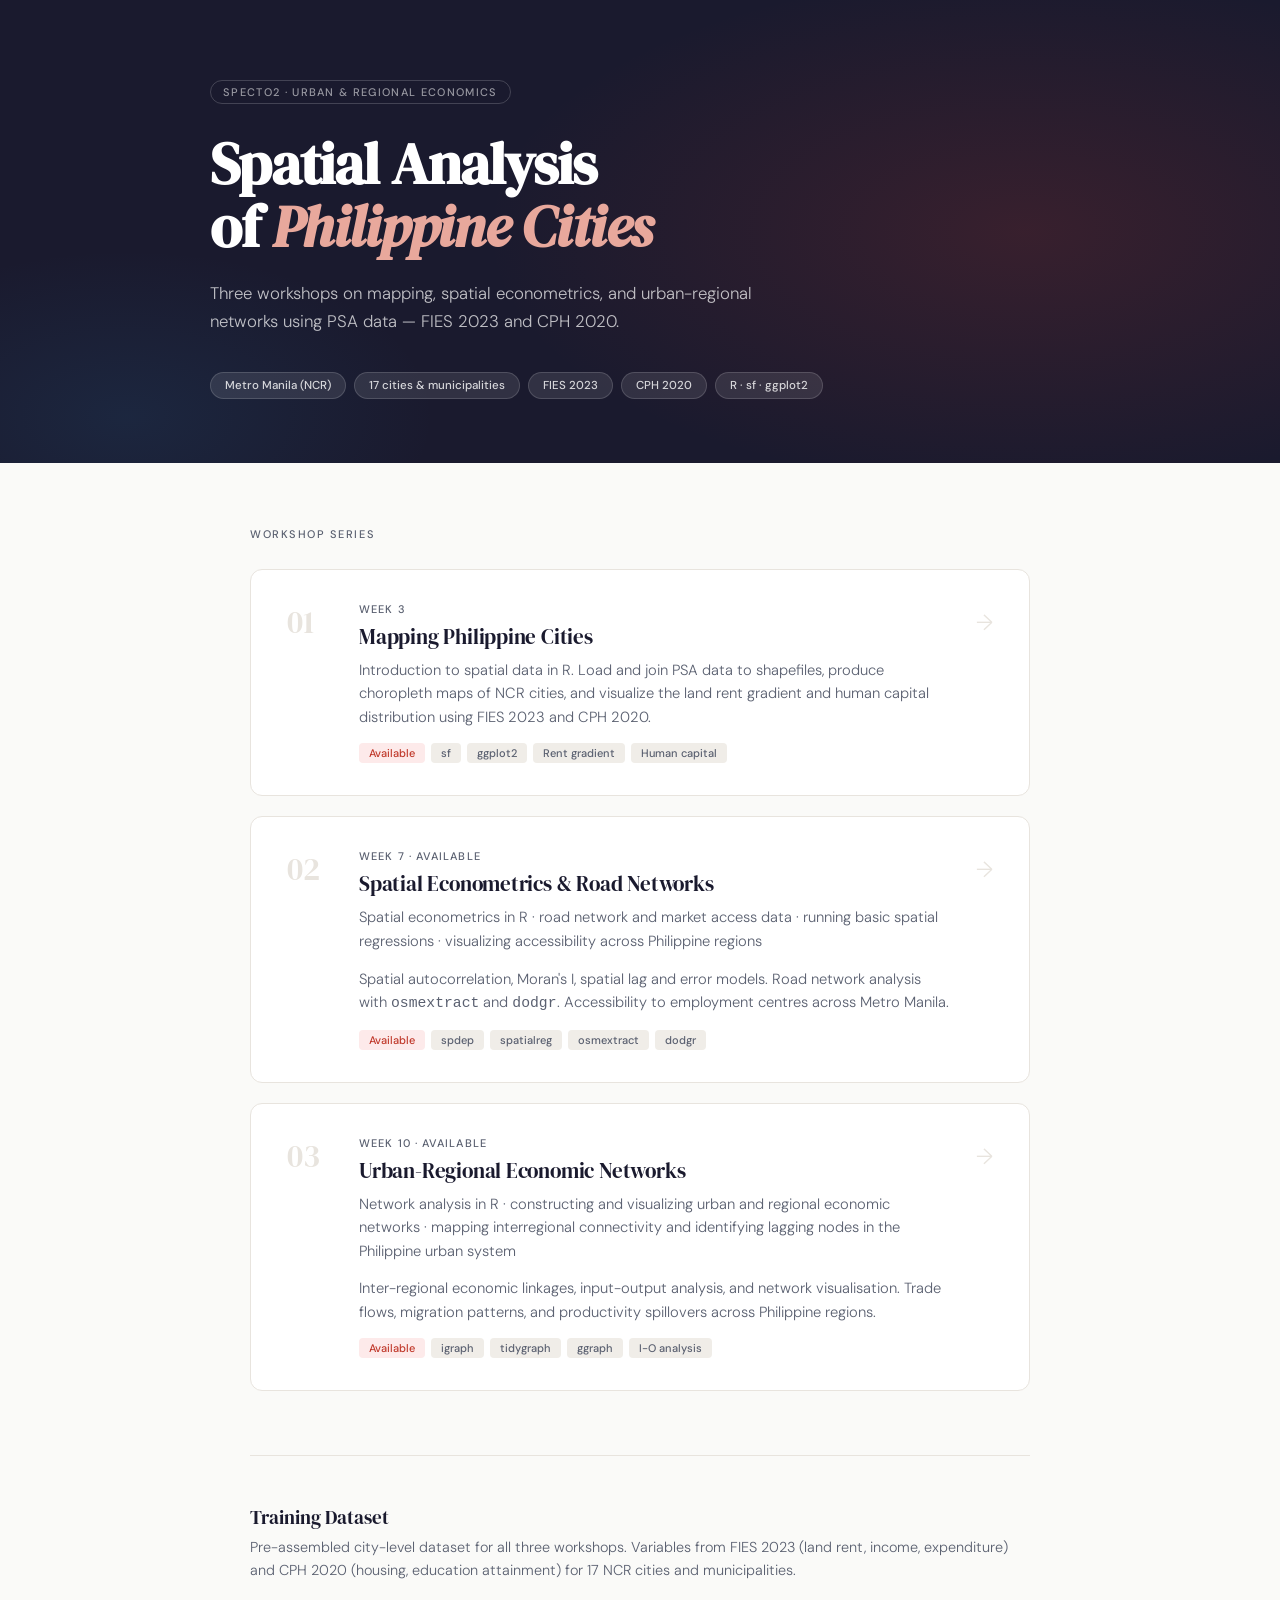
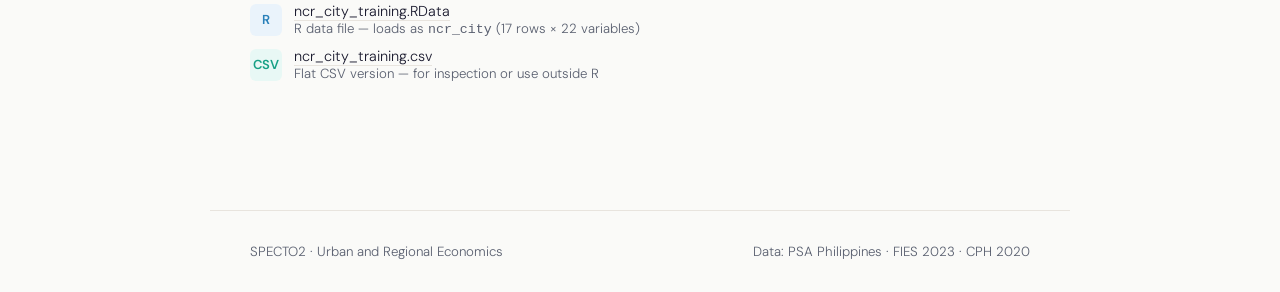
<file: index.html>
<!DOCTYPE html>
<html lang="en">
<head>
  <meta charset="UTF-8" />
  <meta name="viewport" content="width=device-width, initial-scale=1.0" />
  <title>SPECTO2 — Urban and Regional Economics</title>
  <link rel="preconnect" href="https://fonts.googleapis.com" />
  <link rel="preconnect" href="https://fonts.gstatic.com" crossorigin />
  <link href="https://fonts.googleapis.com/css2?family=DM+Serif+Display:ital@0;1&family=DM+Sans:wght@300;400;500&display=swap" rel="stylesheet" />
  <style>
    :root {
      --ink:      #1a1a2e;
      --muted:    #5a6070;
      --accent:   #c0392b;
      --accent2:  #2980b9;
      --accent3:  #16a085;
      --bg:       #fafaf8;
      --card-bg:  #ffffff;
      --border:   #e8e4de;
      --tag-bg:   #f0ede8;
    }

    *, *::before, *::after { box-sizing: border-box; margin: 0; padding: 0; }

    body {
      font-family: 'DM Sans', sans-serif;
      font-weight: 300;
      background: var(--bg);
      color: var(--ink);
      min-height: 100vh;
    }

    /* ── HERO ── */
    .hero {
      background: var(--ink);
      color: #fff;
      padding: 80px 40px 64px;
      position: relative;
      overflow: hidden;
    }

    .hero::before {
      content: '';
      position: absolute;
      inset: 0;
      background:
        radial-gradient(ellipse 60% 80% at 80% 50%, rgba(192,57,43,0.18) 0%, transparent 70%),
        radial-gradient(ellipse 40% 60% at 10% 90%, rgba(41,128,185,0.12) 0%, transparent 60%);
      pointer-events: none;
    }

    .hero-inner {
      max-width: 860px;
      margin: 0 auto;
      position: relative;
    }

    .course-tag {
      display: inline-block;
      font-size: 11px;
      font-weight: 500;
      letter-spacing: 0.12em;
      text-transform: uppercase;
      color: rgba(255,255,255,0.55);
      border: 1px solid rgba(255,255,255,0.18);
      padding: 4px 12px;
      border-radius: 20px;
      margin-bottom: 28px;
    }

    .hero h1 {
      font-family: 'DM Serif Display', serif;
      font-size: clamp(2.4rem, 5vw, 3.6rem);
      line-height: 1.1;
      letter-spacing: -0.02em;
      margin-bottom: 20px;
    }

    .hero h1 em {
      font-style: italic;
      color: #e8a89c;
    }

    .hero p {
      font-size: 1.05rem;
      line-height: 1.7;
      color: rgba(255,255,255,0.72);
      max-width: 560px;
      margin-bottom: 36px;
    }

    .data-pills {
      display: flex;
      flex-wrap: wrap;
      gap: 8px;
    }

    .pill {
      font-size: 11.5px;
      font-weight: 500;
      padding: 5px 14px;
      border-radius: 20px;
      background: rgba(255,255,255,0.1);
      color: rgba(255,255,255,0.8);
      border: 1px solid rgba(255,255,255,0.15);
    }

    /* ── MAIN ── */
    main {
      max-width: 860px;
      margin: 0 auto;
      padding: 64px 40px 80px;
    }

    .section-label {
      font-size: 11px;
      font-weight: 500;
      letter-spacing: 0.14em;
      text-transform: uppercase;
      color: var(--muted);
      margin-bottom: 28px;
    }

    /* ── WORKSHOP CARDS ── */
    .workshops {
      display: flex;
      flex-direction: column;
      gap: 20px;
      margin-bottom: 64px;
    }

    .card {
      background: var(--card-bg);
      border: 1px solid var(--border);
      border-radius: 12px;
      padding: 32px 36px;
      display: grid;
      grid-template-columns: 48px 1fr auto;
      gap: 0 24px;
      align-items: start;
      transition: box-shadow 0.2s, border-color 0.2s;
      text-decoration: none;
      color: inherit;
    }

    .card:hover {
      box-shadow: 0 8px 32px rgba(26,26,46,0.10);
      border-color: #ccc;
    }

    .card.locked {
      opacity: 0.55;
      cursor: default;
      pointer-events: none;
    }

    .card-number {
      font-family: 'DM Serif Display', serif;
      font-size: 2rem;
      color: var(--border);
      line-height: 1;
      padding-top: 4px;
    }

    .card-body {}

    .card-week {
      font-size: 11px;
      font-weight: 500;
      letter-spacing: 0.1em;
      text-transform: uppercase;
      color: var(--muted);
      margin-bottom: 6px;
    }

    .card h2 {
      font-family: 'DM Serif Display', serif;
      font-size: 1.3rem;
      font-weight: 400;
      margin-bottom: 8px;
      letter-spacing: -0.01em;
    }

    .card-subtitle {
      font-size: 0.82rem;
      color: var(--muted);
      margin-bottom: 8px;
      line-height: 1.5;
    }

    .card p {
      font-size: 0.92rem;
      color: var(--muted);
      line-height: 1.6;
      margin-bottom: 14px;
    }

    .card-tags {
      display: flex;
      flex-wrap: wrap;
      gap: 6px;
    }

    .tag {
      font-size: 11px;
      font-weight: 500;
      padding: 3px 10px;
      border-radius: 4px;
      background: var(--tag-bg);
      color: var(--muted);
    }

    .tag.active { background: #fdeaea; color: var(--accent); }
    .tag.blue   { background: #eaf3fb; color: var(--accent2); }
    .tag.green  { background: #e8f8f5; color: var(--accent3); }

    .card-arrow {
      font-size: 1.4rem;
      color: var(--border);
      padding-top: 6px;
      transition: color 0.2s, transform 0.2s;
    }

    .card:hover .card-arrow {
      color: var(--ink);
      transform: translateX(3px);
    }

    .badge-soon {
      font-size: 10px;
      font-weight: 500;
      letter-spacing: 0.08em;
      text-transform: uppercase;
      padding: 3px 9px;
      background: #f5f5f0;
      color: #aaa;
      border-radius: 4px;
      border: 1px solid #e0e0d8;
    }

    /* ── DATA SECTION ── */
    .data-section {
      border-top: 1px solid var(--border);
      padding-top: 48px;
      margin-bottom: 48px;
    }

    .data-section h3 {
      font-family: 'DM Serif Display', serif;
      font-size: 1.2rem;
      font-weight: 400;
      margin-bottom: 6px;
    }

    .data-section p {
      font-size: 0.9rem;
      color: var(--muted);
      margin-bottom: 20px;
      line-height: 1.6;
    }

    .file-list {
      list-style: none;
      display: flex;
      flex-direction: column;
      gap: 10px;
    }

    .file-list li {
      display: flex;
      align-items: center;
      gap: 12px;
      font-size: 0.9rem;
    }

    .file-icon {
      width: 32px;
      height: 32px;
      border-radius: 6px;
      display: flex;
      align-items: center;
      justify-content: center;
      font-size: 13px;
      font-weight: 600;
      flex-shrink: 0;
    }

    .file-icon.rdata { background: #eaf3fb; color: var(--accent2); }
    .file-icon.csv   { background: #e8f8f5; color: var(--accent3); }

    .file-list a {
      color: var(--ink);
      text-decoration: none;
      border-bottom: 1px solid var(--border);
    }

    .file-list a:hover { border-color: var(--ink); }

    .file-desc { color: var(--muted); font-size: 0.83rem; }

    /* ── FOOTER ── */
    footer {
      border-top: 1px solid var(--border);
      padding: 32px 40px;
      max-width: 860px;
      margin: 0 auto;
      display: flex;
      justify-content: space-between;
      align-items: center;
      flex-wrap: wrap;
      gap: 12px;
    }

    footer p { font-size: 0.83rem; color: var(--muted); }

    footer a { color: var(--muted); text-decoration: none; }
    footer a:hover { color: var(--ink); }

    @media (max-width: 600px) {
      .hero { padding: 48px 24px 40px; }
      main  { padding: 40px 24px 60px; }
      .card { grid-template-columns: 1fr; gap: 12px; padding: 24px; }
      .card-number { display: none; }
      .card-arrow  { display: none; }
    }
  </style>
</head>
<body>

  <header class="hero">
    <div class="hero-inner">
      <div class="course-tag">SPECTO2 · Urban &amp; Regional Economics</div>
      <h1>Spatial Analysis<br/>of <em>Philippine Cities</em></h1>
      <p>
        Three workshops on mapping, spatial econometrics, and urban-regional
        networks using PSA data — FIES 2023 and CPH 2020.
      </p>
      <div class="data-pills">
        <span class="pill">Metro Manila (NCR)</span>
        <span class="pill">17 cities &amp; municipalities</span>
        <span class="pill">FIES 2023</span>
        <span class="pill">CPH 2020</span>
        <span class="pill">R · sf · ggplot2</span>
      </div>
    </div>
  </header>

  <main>
    <p class="section-label">Workshop series</p>

    <div class="workshops">

      <!-- Workshop 1 — ACTIVE -->
      <a class="card" href="workshop1.html">
        <div class="card-number">01</div>
        <div class="card-body">
          <div class="card-week">Week 3</div>
          <h2>Mapping Philippine Cities</h2>
          <p>
            Introduction to spatial data in R. Load and join PSA data to
            shapefiles, produce choropleth maps of NCR cities, and visualize
            the land rent gradient and human capital distribution using
            FIES 2023 and CPH 2020.
          </p>
          <div class="card-tags">
            <span class="tag active">Available</span>
            <span class="tag">sf</span>
            <span class="tag">ggplot2</span>
            <span class="tag">Rent gradient</span>
            <span class="tag">Human capital</span>
          </div>
        </div>
        <div class="card-arrow">→</div>
      </a>

      <!-- Workshop 2 — ACTIVE -->
      <a class="card" href="workshop2.html">
        <div class="card-number">02</div>
        <div class="card-body">
          <div class="card-week">Week 7 · Available</div>
          <h2>Spatial Econometrics &amp; Road Networks</h2>
          <p class="card-subtitle">
            Spatial econometrics in R · road network and market access data ·
            running basic spatial regressions · visualizing accessibility
            across Philippine regions
          </p>
          <p>
            Spatial autocorrelation, Moran's I, spatial lag and error models.
            Road network analysis with <code>osmextract</code> and
            <code>dodgr</code>. Accessibility to employment centres across
            Metro Manila.
          </p>
          <div class="card-tags">
            <span class="tag active">Available</span>
            <span class="tag">spdep</span>
            <span class="tag">spatialreg</span>
            <span class="tag">osmextract</span>
            <span class="tag">dodgr</span>
          </div>
        </div>
        <div class="card-arrow">→</div>
      </a>

      <!-- Workshop 3 — ACTIVE -->
      <a class="card" href="workshop3.html">
        <div class="card-number">03</div>
        <div class="card-body">
          <div class="card-week">Week 10 · Available</div>
          <h2>Urban-Regional Economic Networks</h2>
          <p class="card-subtitle">
            Network analysis in R · constructing and visualizing urban and
            regional economic networks · mapping interregional connectivity
            and identifying lagging nodes in the Philippine urban system
          </p>
          <p>
            Inter-regional economic linkages, input-output analysis, and
            network visualisation. Trade flows, migration patterns, and
            productivity spillovers across Philippine regions.
          </p>
          <div class="card-tags">
            <span class="tag active">Available</span>
            <span class="tag">igraph</span>
            <span class="tag">tidygraph</span>
            <span class="tag">ggraph</span>
            <span class="tag">I-O analysis</span>
          </div>
        </div>
        <div class="card-arrow">→</div>
      </a>

    </div>

    <!-- Data Downloads -->
    <div class="data-section">
      <h3>Training Dataset</h3>
      <p>
        Pre-assembled city-level dataset for all three workshops.
        Variables from FIES 2023 (land rent, income, expenditure) and
        CPH 2020 (housing, education attainment) for 17 NCR
        cities and municipalities.
      </p>
      <ul class="file-list">
        <li>
          <div class="file-icon rdata">R</div>
          <div>
            <a href="data/ncr_city_training.RData">ncr_city_training.RData</a>
            <div class="file-desc">R data file — loads as <code>ncr_city</code> (17 rows × 22 variables)</div>
          </div>
        </li>
        <li>
          <div class="file-icon csv">CSV</div>
          <div>
            <a href="data/ncr_city_training.csv">ncr_city_training.csv</a>
            <div class="file-desc">Flat CSV version — for inspection or use outside R</div>
          </div>
        </li>
      </ul>
    </div>

  </main>

  <footer>
    <p>SPECTO2 · Urban and Regional Economics</p>
    <p>Data: <a href="https://psa.gov.ph" target="_blank">PSA Philippines</a> · FIES 2023 · CPH 2020</p>
  </footer>

</body>
</html>
</file>
